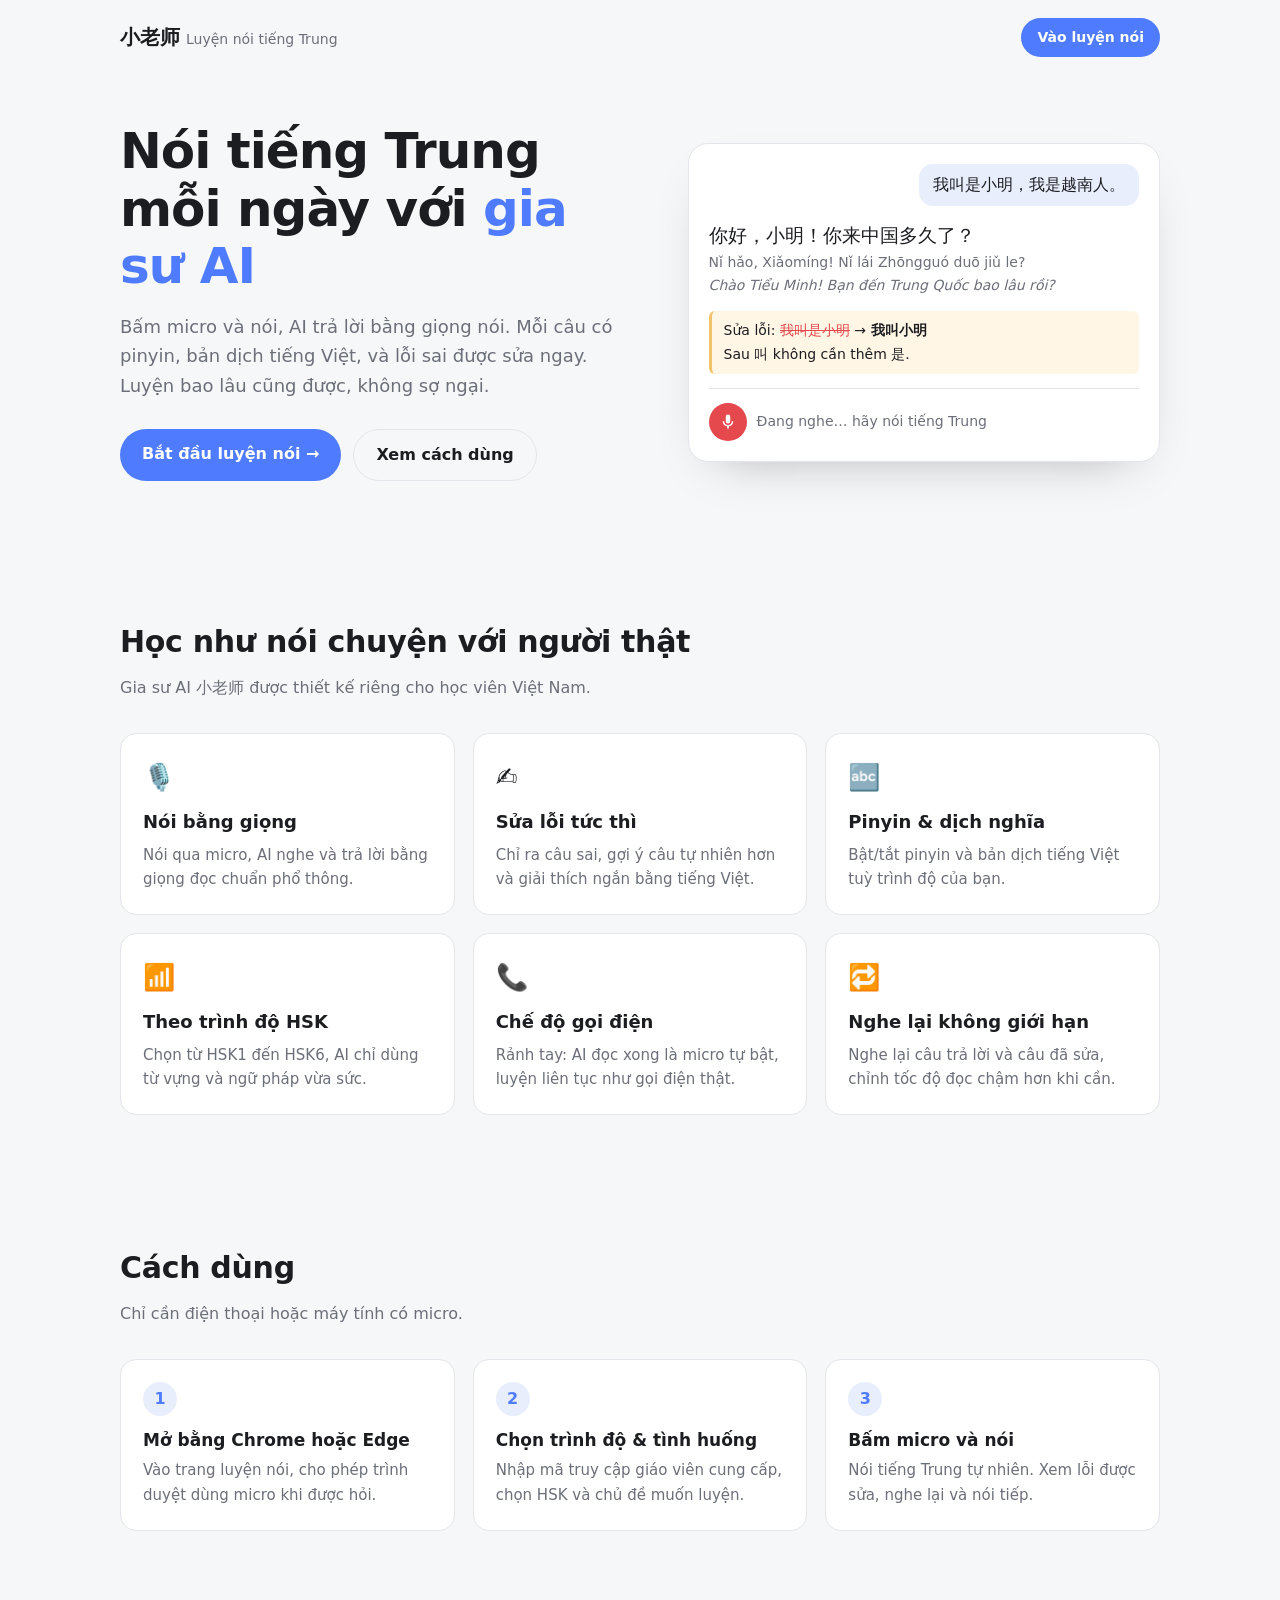
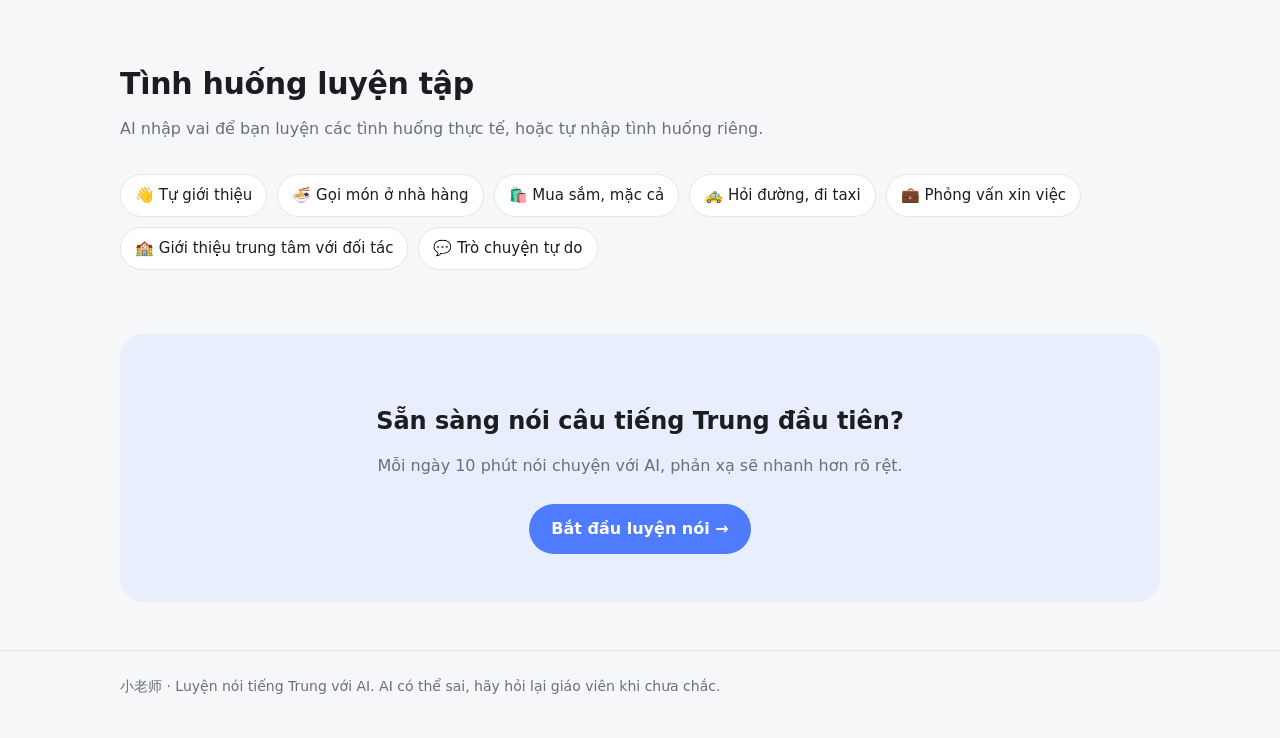
<file: index.html>
<!doctype html>
<html lang="vi">
<head>
  <meta charset="utf-8">
  <meta name="viewport" content="width=device-width, initial-scale=1">
  <title>小老师 – Luyện nói tiếng Trung với AI</title>
  <link rel="icon" href="app/icons/icon-192.png">
  <link rel="apple-touch-icon" href="app/icons/icon-192.png">
  <meta name="description" content="Luyện nói tiếng Trung với gia sư AI: nói qua micro, nghe AI trả lời, có pinyin, dịch tiếng Việt và sửa lỗi ngay.">
  <style>
    :root {
      --bg: #f6f7f9;
      --panel: #ffffff;
      --text: #1c1d21;
      --muted: #6b6f78;
      --border: #e3e5ea;
      --accent: #4f7cff;
      --accent-soft: #e8eefc;
      --accent-text: #ffffff;
      --fix-bg: #fff6e5;
      --fix-border: #f3c26b;
      --danger: #e5484d;
    }
    @media (prefers-color-scheme: dark) {
      :root {
        --bg: #161719;
        --panel: #1f2023;
        --text: #ececef;
        --muted: #9a9ca3;
        --border: #2e3034;
        --accent: #6e93ff;
        --accent-soft: #252b3d;
        --fix-bg: #2d2617;
        --fix-border: #8a6a2c;
      }
    }
    * { box-sizing: border-box; }
    body {
      margin: 0;
      background: var(--bg);
      color: var(--text);
      font: 16px/1.65 system-ui, -apple-system, "Segoe UI", "PingFang SC", "Microsoft YaHei", sans-serif;
    }
    a { color: inherit; }
    .wrap { max-width: 1080px; margin: 0 auto; padding: 0 20px; }

    nav { display: flex; align-items: center; justify-content: space-between; padding: 18px 0; }
    .logo { font-weight: 700; font-size: 20px; text-decoration: none; }
    .logo span { color: var(--muted); font-weight: 400; font-size: 14px; margin-left: 6px; }
    .btn {
      display: inline-block;
      padding: 12px 22px;
      border-radius: 999px;
      background: var(--accent);
      color: var(--accent-text);
      text-decoration: none;
      font-weight: 600;
    }
    .btn.small { padding: 8px 16px; font-size: 14px; }
    .btn.ghost { background: transparent; color: var(--text); border: 1px solid var(--border); }

    .hero {
      display: grid;
      grid-template-columns: 1.1fr 1fr;
      gap: 48px;
      align-items: center;
      padding: 48px 0 72px;
    }
    .hero h1 { font-size: clamp(32px, 5vw, 50px); line-height: 1.15; margin: 0 0 16px; letter-spacing: -0.02em; }
    .hero h1 em { font-style: normal; color: var(--accent); }
    .hero p { color: var(--muted); font-size: 18px; margin: 0 0 28px; max-width: 34em; }
    .cta { display: flex; gap: 12px; flex-wrap: wrap; }

    /* Khung minh hoạ hội thoại */
    .demo {
      background: var(--panel);
      border: 1px solid var(--border);
      border-radius: 20px;
      padding: 20px;
      display: flex;
      flex-direction: column;
      gap: 14px;
      box-shadow: 0 20px 50px -30px rgba(0,0,0,.35);
    }
    .bubble-user { align-self: flex-end; background: var(--accent-soft); padding: 8px 14px; border-radius: 14px; }
    .zh { font-size: 19px; }
    .py, .vi { color: var(--muted); font-size: 14px; }
    .vi { font-style: italic; }
    .fix { background: var(--fix-bg); border-left: 3px solid var(--fix-border); border-radius: 6px; padding: 8px 12px; font-size: 14px; }
    .fix s { color: var(--danger); }
    .mic-row { display: flex; align-items: center; gap: 10px; color: var(--muted); font-size: 14px; border-top: 1px solid var(--border); padding-top: 14px; }
    .mic { width: 38px; height: 38px; border-radius: 50%; background: var(--danger); color: #fff; display: grid; place-items: center; }

    section { padding: 64px 0; }
    section h2 { font-size: 30px; margin: 0 0 8px; letter-spacing: -0.01em; }
    .lead { color: var(--muted); margin: 0 0 32px; }

    .features { display: grid; grid-template-columns: repeat(3, 1fr); gap: 18px; }
    .card { background: var(--panel); border: 1px solid var(--border); border-radius: 16px; padding: 22px; }
    .card .ico { font-size: 26px; }
    .card h3 { margin: 8px 0 6px; font-size: 18px; }
    .card p { margin: 0; color: var(--muted); font-size: 15px; }

    .steps { display: grid; grid-template-columns: repeat(3, 1fr); gap: 18px; counter-reset: s; }
    .step { padding: 22px; border-radius: 16px; background: var(--panel); border: 1px solid var(--border); }
    .step::before {
      counter-increment: s;
      content: counter(s);
      display: grid; place-items: center;
      width: 34px; height: 34px; border-radius: 50%;
      background: var(--accent-soft); color: var(--accent); font-weight: 700;
      margin-bottom: 10px;
    }
    .step h3 { margin: 0 0 4px; font-size: 17px; }
    .step p { margin: 0; color: var(--muted); font-size: 15px; }

    .tags { display: flex; flex-wrap: wrap; gap: 10px; }
    .tag { padding: 8px 14px; border-radius: 999px; border: 1px solid var(--border); background: var(--panel); font-size: 15px; }

    .final { text-align: center; background: var(--accent-soft); border-radius: 24px; padding: 48px 20px; margin-bottom: 48px; }
    .final h2 { margin-bottom: 12px; }
    .final p { color: var(--muted); margin: 0 0 24px; }

    footer { border-top: 1px solid var(--border); padding: 24px 0 40px; color: var(--muted); font-size: 14px; }

    @media (max-width: 820px) {
      .hero { grid-template-columns: 1fr; padding-top: 24px; gap: 32px; }
      .features, .steps { grid-template-columns: 1fr; }
      section { padding: 44px 0; }
    }
  </style>
</head>
<body>
  <div class="wrap">
    <nav>
      <a href="./" class="logo">小老师<span>Luyện nói tiếng Trung</span></a>
      <a href="app/" class="btn small">Vào luyện nói</a>
    </nav>

    <header class="hero">
      <div>
        <h1>Nói tiếng Trung mỗi ngày với <em>gia sư AI</em></h1>
        <p>Bấm micro và nói, AI trả lời bằng giọng nói. Mỗi câu có pinyin, bản dịch tiếng Việt, và lỗi sai được sửa ngay. Luyện bao lâu cũng được, không sợ ngại.</p>
        <div class="cta">
          <a href="app/" class="btn">Bắt đầu luyện nói →</a>
          <a href="#cach-dung" class="btn ghost">Xem cách dùng</a>
        </div>
      </div>

      <div class="demo" aria-label="Ví dụ một đoạn hội thoại">
        <div class="bubble-user">我叫是小明，我是越南人。</div>
        <div>
          <div class="zh">你好，小明！你来中国多久了？</div>
          <div class="py">Nǐ hǎo, Xiǎomíng! Nǐ lái Zhōngguó duō jiǔ le?</div>
          <div class="vi">Chào Tiểu Minh! Bạn đến Trung Quốc bao lâu rồi?</div>
        </div>
        <div class="fix">Sửa lỗi: <s>我叫是小明</s> → <b>我叫小明</b><br>Sau 叫 không cần thêm 是.</div>
        <div class="mic-row">
          <span class="mic">
            <svg viewBox="0 0 24 24" width="18" height="18" fill="currentColor"><path d="M12 14a3 3 0 0 0 3-3V5a3 3 0 0 0-6 0v6a3 3 0 0 0 3 3zm5-3a5 5 0 0 1-10 0H5a7 7 0 0 0 6 6.92V21h2v-3.08A7 7 0 0 0 19 11h-2z"/></svg>
          </span>
          Đang nghe… hãy nói tiếng Trung
        </div>
      </div>
    </header>
  </div>

  <div class="wrap">
    <section>
      <h2>Học như nói chuyện với người thật</h2>
      <p class="lead">Gia sư AI 小老师 được thiết kế riêng cho học viên Việt Nam.</p>
      <div class="features">
        <div class="card"><div class="ico">🎙️</div><h3>Nói bằng giọng</h3><p>Nói qua micro, AI nghe và trả lời bằng giọng đọc chuẩn phổ thông.</p></div>
        <div class="card"><div class="ico">✍️</div><h3>Sửa lỗi tức thì</h3><p>Chỉ ra câu sai, gợi ý câu tự nhiên hơn và giải thích ngắn bằng tiếng Việt.</p></div>
        <div class="card"><div class="ico">🔤</div><h3>Pinyin & dịch nghĩa</h3><p>Bật/tắt pinyin và bản dịch tiếng Việt tuỳ trình độ của bạn.</p></div>
        <div class="card"><div class="ico">📶</div><h3>Theo trình độ HSK</h3><p>Chọn từ HSK1 đến HSK6, AI chỉ dùng từ vựng và ngữ pháp vừa sức.</p></div>
        <div class="card"><div class="ico">📞</div><h3>Chế độ gọi điện</h3><p>Rảnh tay: AI đọc xong là micro tự bật, luyện liên tục như gọi điện thật.</p></div>
        <div class="card"><div class="ico">🔁</div><h3>Nghe lại không giới hạn</h3><p>Nghe lại câu trả lời và câu đã sửa, chỉnh tốc độ đọc chậm hơn khi cần.</p></div>
      </div>
    </section>

    <section id="cach-dung">
      <h2>Cách dùng</h2>
      <p class="lead">Chỉ cần điện thoại hoặc máy tính có micro.</p>
      <div class="steps">
        <div class="step"><h3>Mở bằng Chrome hoặc Edge</h3><p>Vào trang luyện nói, cho phép trình duyệt dùng micro khi được hỏi.</p></div>
        <div class="step"><h3>Chọn trình độ & tình huống</h3><p>Nhập mã truy cập giáo viên cung cấp, chọn HSK và chủ đề muốn luyện.</p></div>
        <div class="step"><h3>Bấm micro và nói</h3><p>Nói tiếng Trung tự nhiên. Xem lỗi được sửa, nghe lại và nói tiếp.</p></div>
      </div>
    </section>

    <section>
      <h2>Tình huống luyện tập</h2>
      <p class="lead">AI nhập vai để bạn luyện các tình huống thực tế, hoặc tự nhập tình huống riêng.</p>
      <div class="tags">
        <span class="tag">👋 Tự giới thiệu</span>
        <span class="tag">🍜 Gọi món ở nhà hàng</span>
        <span class="tag">🛍️ Mua sắm, mặc cả</span>
        <span class="tag">🚕 Hỏi đường, đi taxi</span>
        <span class="tag">💼 Phỏng vấn xin việc</span>
        <span class="tag">🏫 Giới thiệu trung tâm với đối tác</span>
        <span class="tag">💬 Trò chuyện tự do</span>
      </div>
    </section>

    <div class="final">
      <h2>Sẵn sàng nói câu tiếng Trung đầu tiên?</h2>
      <p>Mỗi ngày 10 phút nói chuyện với AI, phản xạ sẽ nhanh hơn rõ rệt.</p>
      <a href="app/" class="btn">Bắt đầu luyện nói →</a>
    </div>
  </div>

  <footer>
    <div class="wrap">小老师 · Luyện nói tiếng Trung với AI. AI có thể sai, hãy hỏi lại giáo viên khi chưa chắc.</div>
  </footer>
</body>
</html>
</file>
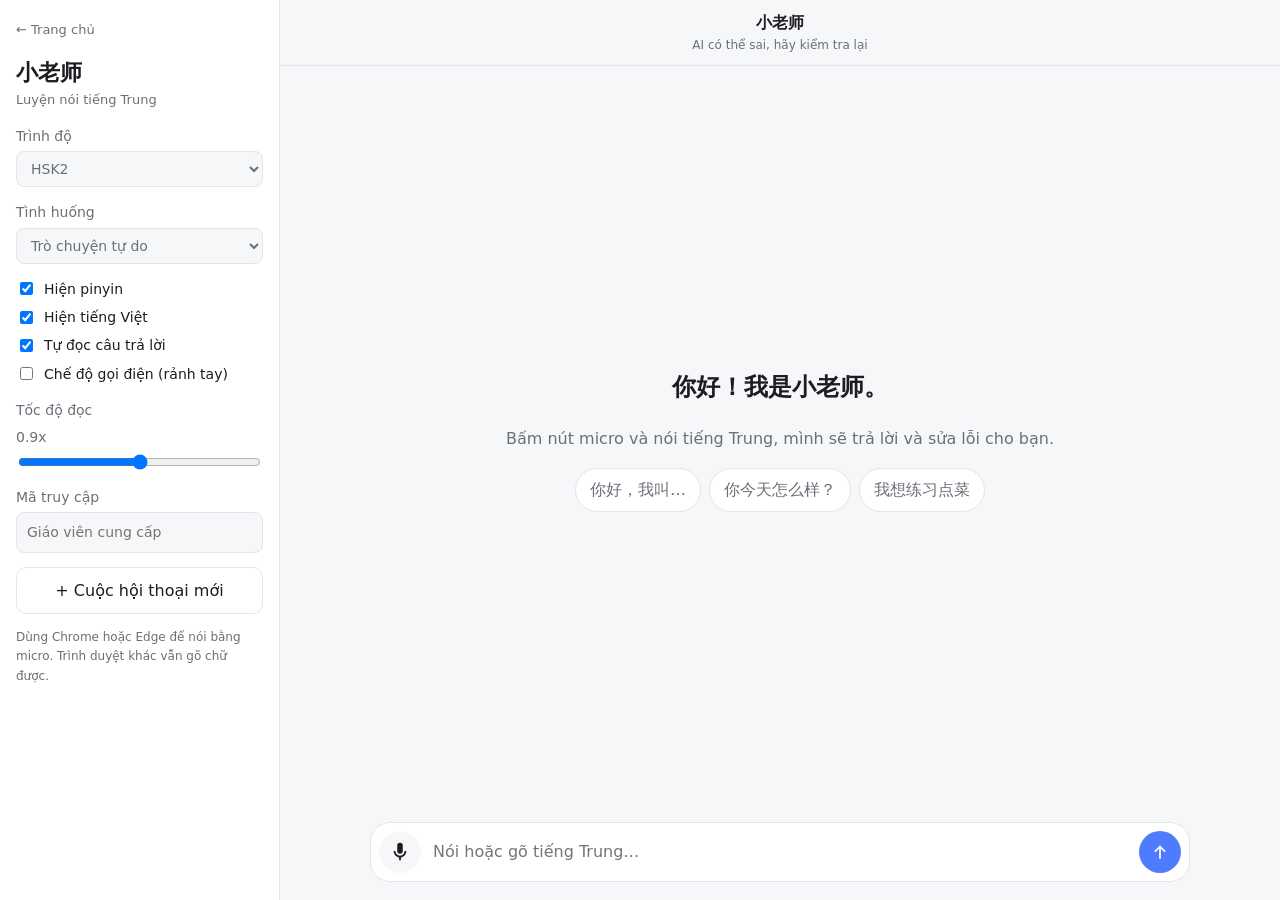
<file: app/index.html>
<!doctype html>
<html lang="vi">
<head>
  <meta charset="utf-8">
  <meta name="viewport" content="width=device-width, initial-scale=1">
  <title>Luyện nói tiếng Trung với AI</title>
  <link rel="stylesheet" href="assets/style.css">
  <link rel="manifest" href="manifest.webmanifest">
  <meta name="theme-color" content="#4f7cff">
  <link rel="icon" href="icons/icon-192.png">
  <link rel="apple-touch-icon" href="icons/icon-192.png">
  <meta name="apple-mobile-web-app-capable" content="yes">
  <meta name="apple-mobile-web-app-title" content="小老师">
</head>
<body>
  <aside id="sidebar">
    <a href="../" class="back">← Trang chủ</a>
    <div class="brand">小老师 <span>Luyện nói tiếng Trung</span></div>

    <label>Trình độ
      <select id="level">
        <option>HSK1</option><option selected>HSK2</option><option>HSK3</option>
        <option>HSK4</option><option>HSK5</option><option>HSK6</option>
      </select>
    </label>

    <label>Tình huống
      <select id="scenario">
        <option value="">Trò chuyện tự do</option>
        <option>Tự giới thiệu bản thân, gia đình, sở thích</option>
        <option>Gọi món ở nhà hàng Trung Quốc (AI đóng vai phục vụ)</option>
        <option>Mua sắm và mặc cả ở chợ (AI đóng vai người bán)</option>
        <option>Hỏi đường và đi taxi ở Bắc Kinh</option>
        <option>Phỏng vấn xin việc (AI đóng vai nhà tuyển dụng)</option>
        <option>Thuyết trình giới thiệu trung tâm tiếng Trung, trả lời câu hỏi đối tác</option>
        <option value="custom">Tự nhập tình huống…</option>
      </select>
    </label>
    <input id="customScenario" class="hidden" placeholder="Ví dụ: đặt phòng khách sạn">

    <div class="toggles">
      <label class="check"><input type="checkbox" id="showPinyin" checked> Hiện pinyin</label>
      <label class="check"><input type="checkbox" id="showVi" checked> Hiện tiếng Việt</label>
      <label class="check"><input type="checkbox" id="autoSpeak" checked> Tự đọc câu trả lời</label>
      <label class="check"><input type="checkbox" id="handsFree"> Chế độ gọi điện (rảnh tay)</label>
    </div>

    <label>Tốc độ đọc <span id="rateLabel">0.9x</span>
      <input type="range" id="rate" min="0.5" max="1.3" step="0.1" value="0.9">
    </label>

    <label id="accessWrap">Mã truy cập
      <input id="accessCode" type="password" placeholder="Giáo viên cung cấp">
    </label>

    <button id="newChat" class="ghost">+ Cuộc hội thoại mới</button>
    <button id="installBtn" class="install hidden">⬇ Cài ứng dụng lên máy</button>
    <p id="iosHint" class="hint hidden">Trên iPhone: bấm nút Chia sẻ ⎋ rồi chọn "Thêm vào MH chính" để cài app.</p>
    <p class="hint">Dùng Chrome hoặc Edge để nói bằng micro. Trình duyệt khác vẫn gõ chữ được.</p>
  </aside>

  <main>
    <header>
      <button id="menuBtn" aria-label="Mở cài đặt">☰</button>
      <div>
        <div class="title">小老师</div>
        <div class="subtitle">AI có thể sai, hãy kiểm tra lại</div>
      </div>
    </header>

    <section id="chat" aria-live="polite">
      <div class="welcome">
        <h1>你好！我是小老师。</h1>
        <p>Bấm nút micro và nói tiếng Trung, mình sẽ trả lời và sửa lỗi cho bạn.</p>
        <div class="starters">
          <button>你好，我叫…</button>
          <button>你今天怎么样？</button>
          <button>我想练习点菜</button>
        </div>
      </div>
    </section>

    <footer>
      <div id="status"></div>
      <form id="composer">
        <button type="button" id="micBtn" title="Bấm để nói">
          <svg viewBox="0 0 24 24" width="22" height="22" fill="currentColor"><path d="M12 14a3 3 0 0 0 3-3V5a3 3 0 0 0-6 0v6a3 3 0 0 0 3 3zm5-3a5 5 0 0 1-10 0H5a7 7 0 0 0 6 6.92V21h2v-3.08A7 7 0 0 0 19 11h-2z"/></svg>
        </button>
        <textarea id="text" rows="1" placeholder="Nói hoặc gõ tiếng Trung…"></textarea>
        <button type="submit" id="sendBtn" title="Gửi">
          <svg viewBox="0 0 24 24" width="20" height="20" fill="currentColor"><path d="M12 4l7 7-1.4 1.4L13 7.8V20h-2V7.8l-4.6 4.6L5 11z"/></svg>
        </button>
      </form>
    </footer>
  </main>

  <script src="assets/app.js"></script>
</body>
</html>
</file>
<file: app/assets/style.css>
:root {
  --bg: #f6f7f9;
  --panel: #ffffff;
  --text: #1c1d21;
  --muted: #6b6f78;
  --border: #e3e5ea;
  --user-bubble: #e8eefc;
  --accent: #4f7cff;
  --accent-text: #ffffff;
  --danger: #e5484d;
  --fix-bg: #fff6e5;
  --fix-border: #f3c26b;
}
@media (prefers-color-scheme: dark) {
  :root {
    --bg: #161719;
    --panel: #1f2023;
    --text: #ececef;
    --muted: #9a9ca3;
    --border: #2e3034;
    --user-bubble: #2c2e33;
    --accent: #6e93ff;
    --fix-bg: #2d2617;
    --fix-border: #8a6a2c;
  }
}

* { box-sizing: border-box; }
html, body { height: 100%; margin: 0; }
body {
  display: flex;
  background: var(--bg);
  color: var(--text);
  font: 16px/1.6 system-ui, -apple-system, "Segoe UI", "PingFang SC", "Microsoft YaHei", sans-serif;
}
button, input, select, textarea { font: inherit; color: inherit; }
.hidden { display: none !important; }

/* Sidebar */
#sidebar {
  width: 280px;
  flex-shrink: 0;
  padding: 20px 16px;
  border-right: 1px solid var(--border);
  background: var(--panel);
  display: flex;
  flex-direction: column;
  gap: 14px;
  overflow-y: auto;
}
.back { font-size: 13px; color: var(--muted); text-decoration: none; }
.back:hover { color: var(--text); }
.brand { font-size: 22px; font-weight: 700; }
.brand span { display: block; font-size: 13px; font-weight: 400; color: var(--muted); }
#sidebar label { display: flex; flex-direction: column; gap: 4px; font-size: 14px; color: var(--muted); }
#sidebar select, #sidebar input[type=password], #customScenario {
  padding: 8px 10px;
  border: 1px solid var(--border);
  border-radius: 8px;
  background: var(--bg);
}
.toggles { display: flex; flex-direction: column; gap: 6px; }
#sidebar label.check { flex-direction: row; align-items: center; gap: 8px; color: var(--text); }
.ghost {
  padding: 10px;
  border: 1px solid var(--border);
  border-radius: 10px;
  background: transparent;
  cursor: pointer;
}
.ghost:hover { background: var(--bg); }
.hint { font-size: 12px; color: var(--muted); margin: 0; }
.install {
  padding: 10px;
  border: 0;
  border-radius: 10px;
  background: var(--accent);
  color: var(--accent-text);
  font-weight: 600;
  cursor: pointer;
}

/* Main */
main { flex: 1; display: flex; flex-direction: column; min-width: 0; }
header {
  display: flex;
  align-items: center;
  gap: 12px;
  padding: 10px 16px;
  border-bottom: 1px solid var(--border);
  text-align: center;
}
header > div { flex: 1; }
.title { font-weight: 600; }
.subtitle { font-size: 12px; color: var(--muted); }
#menuBtn { display: none; background: none; border: 0; font-size: 22px; cursor: pointer; }

#chat {
  flex: 1;
  overflow-y: auto;
  padding: 24px max(16px, calc((100% - 820px) / 2));
  display: flex;
  flex-direction: column;
  gap: 18px;
}
.welcome { margin: auto; text-align: center; color: var(--muted); }
.welcome h1 { color: var(--text); font-weight: 600; }
.starters { display: flex; flex-wrap: wrap; gap: 8px; justify-content: center; }
.starters button {
  padding: 8px 14px;
  border-radius: 999px;
  border: 1px solid var(--border);
  background: var(--panel);
  cursor: pointer;
}

.msg { max-width: 85%; }
.msg.user {
  align-self: flex-end;
  background: var(--user-bubble);
  padding: 10px 16px;
  border-radius: 16px;
}
.msg.ai { align-self: flex-start; }
.zh { font-size: 19px; }
.pinyin { color: var(--muted); font-size: 14px; }
.vi { color: var(--muted); font-size: 14px; font-style: italic; }
body.no-pinyin .pinyin, body.no-vi .vi { display: none; }

.fix {
  margin-top: 8px;
  padding: 8px 12px;
  background: var(--fix-bg);
  border-left: 3px solid var(--fix-border);
  border-radius: 6px;
  font-size: 14px;
}
.fix s { color: var(--danger); }
.fix b { font-size: 16px; }

.actions { display: flex; gap: 4px; margin-top: 4px; }
.actions button {
  background: none;
  border: 0;
  padding: 4px 8px;
  border-radius: 6px;
  color: var(--muted);
  cursor: pointer;
  font-size: 13px;
}
.actions button:hover { background: var(--border); color: var(--text); }
.error { color: var(--danger); font-size: 14px; }
.typing { color: var(--muted); }
.typing::after { content: "…"; animation: blink 1s infinite; }
@keyframes blink { 50% { opacity: 0; } }

/* Composer */
footer { padding: 8px 16px 18px; }
#status { min-height: 20px; text-align: center; font-size: 13px; color: var(--muted); }
#composer {
  max-width: 820px;
  margin: 0 auto;
  display: flex;
  align-items: flex-end;
  gap: 8px;
  padding: 8px;
  border: 1px solid var(--border);
  border-radius: 20px;
  background: var(--panel);
}
#text {
  flex: 1;
  resize: none;
  border: 0;
  outline: none;
  background: transparent;
  padding: 8px 4px;
  max-height: 140px;
}
#micBtn, #sendBtn {
  width: 42px;
  height: 42px;
  flex-shrink: 0;
  border-radius: 50%;
  border: 0;
  cursor: pointer;
  display: grid;
  place-items: center;
}
#micBtn { background: var(--bg); }
#micBtn.listening { background: var(--danger); color: #fff; animation: pulse 1.2s infinite; }
#sendBtn { background: var(--accent); color: var(--accent-text); }
#sendBtn:disabled { opacity: .4; cursor: default; }
@keyframes pulse { 50% { box-shadow: 0 0 0 8px color-mix(in srgb, var(--danger) 25%, transparent); } }

@media (max-width: 760px) {
  #sidebar {
    position: fixed;
    inset: 0 auto 0 0;
    z-index: 10;
    transform: translateX(-100%);
    transition: transform .2s;
    box-shadow: 0 0 30px rgba(0,0,0,.3);
  }
  body.menu-open #sidebar { transform: none; }
  #menuBtn { display: block; }
  .msg { max-width: 95%; }
}
</file>
